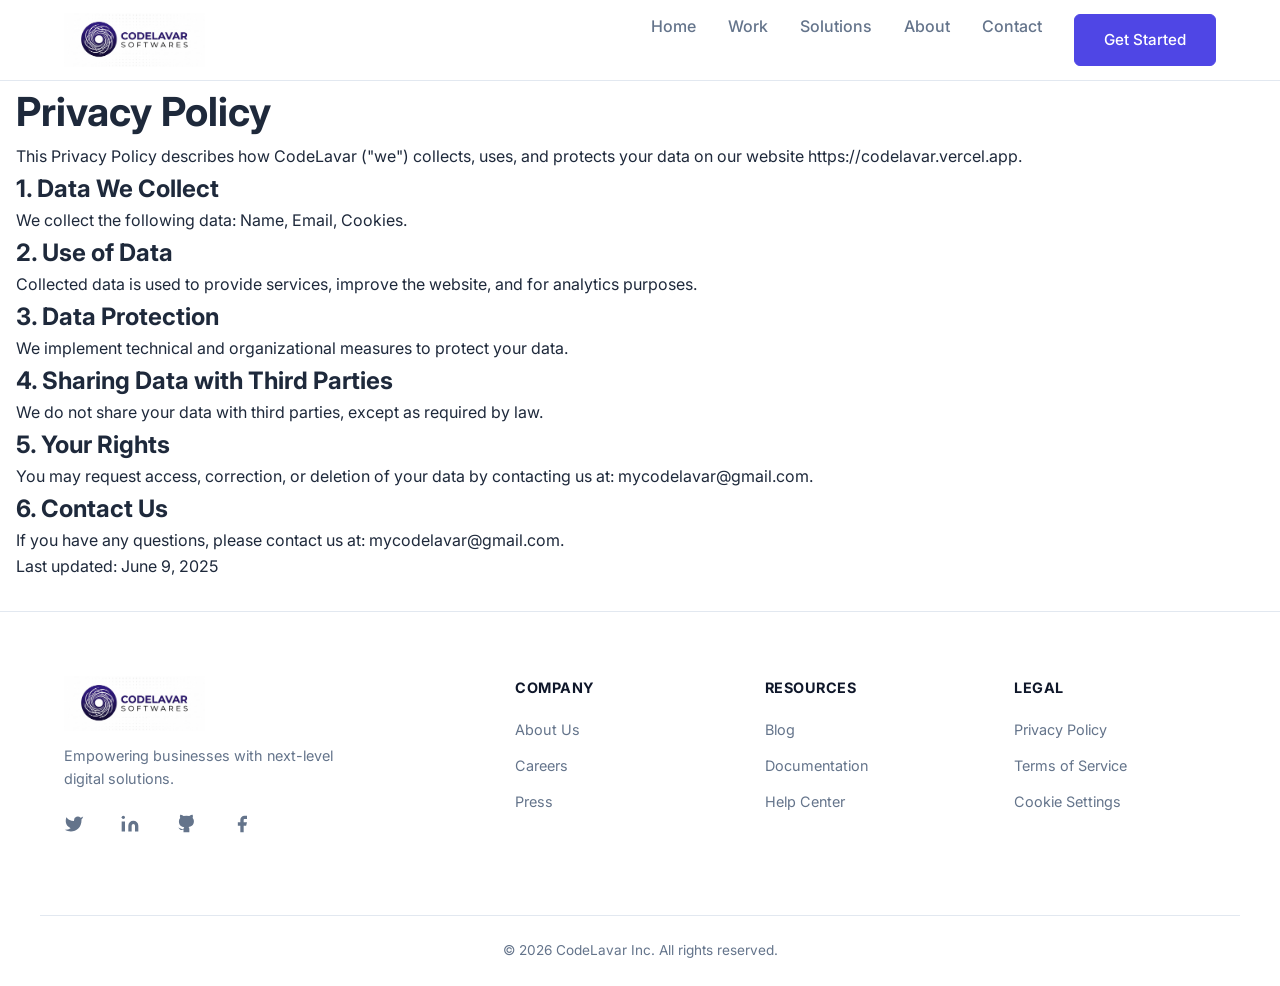
<file: privacy-policy.html>
<!doctype html>
<html lang="en">
  <head>
    <meta charset="UTF-8" />
    <meta name="viewport" content="width=device-width, initial-scale=1.0" />
    <title>Privacy Policy</title>
    <link
      href="https://fonts.googleapis.com/css2?family=Inter:wght@300;400;600;700&display=swap"
      rel="stylesheet"
    />
    <link rel="stylesheet" href="style.css" />
  </head>
  <body>
    <!-- Navigation -->
    <header id="header">
      <div class="container nav-container">
        <a href="index.html" class="logo"><img src="./images/logo.jpeg" alt="CodeLavar Logo"></a>

        <nav> 
          <ul class="nav-links">
            <li><a href="index.html">Home</a></li>
            <li><a href="#samples">Work</a></li>
            <li><a href="index.html#features">Solutions</a></li>
            <li><a href="#about">About</a></li>
            <li><a href="#contact">Contact</a></li>
            <li><a href="#contact" class="btn-primary">Get Started</a></li>
          </ul>
        </nav>

        <button class="hamburger" aria-label="Toggle navigation">
          <span class="bar"></span>
          <span class="bar"></span>
          <span class="bar"></span>
        </button>
      </div>
    </header>
    <main class="privacy-section">
      <h1 class="privacy-heading">Privacy Policy</h1>
      <p>
        This Privacy Policy describes how CodeLavar ("we") collects, uses, and
        protects your data on our website https://codelavar.vercel.app.
      </p>
      <h2>1. Data We Collect</h2>
      <p>We collect the following data: Name, Email, Cookies.</p>
      <h2>2. Use of Data</h2>
      <p>
        Collected data is used to provide services, improve the website, and for
        analytics purposes.
      </p>
      <h2>3. Data Protection</h2>
      <p>
        We implement technical and organizational measures to protect your data.
      </p>
      <h2>4. Sharing Data with Third Parties</h2>
      <p>
        We do not share your data with third parties, except as required by law.
      </p>
      <h2>5. Your Rights</h2>
      <p>
        You may request access, correction, or deletion of your data by
        contacting us at: mycodelavar@gmail.com.
      </p>
      <h2>6. Contact Us</h2>
      <p>
        If you have any questions, please contact us at: mycodelavar@gmail.com.
      </p>
      <p>Last updated: June 9, 2025</p>
    </main>
  </body>

  <!-- Footer -->
  <footer>
    <div class="container footer-grid">
      <!-- Column 1 -->
      <div class="footer-col">
        <a href="index.html" class="logo"><img src="./images/logo.jpeg" alt="CodeLavar Logo"></a>
        <p>Empowering businesses with next-level digital solutions.</p>

        <!-- Social Media Buttons -->
        <div class="social-links">
          <a href="#" class="social-btn" aria-label="Twitter">
            <svg width="20" height="20" fill="currentColor" viewBox="0 0 24 24">
              <path
                d="M23 3a10.9 10.9 0 0 1-3.14 1.53 4.48 4.48 0 0 0-7.86 3v1A10.66 10.66 0 0 1 3 4s-4 9 5 13a11.64 11.64 0 0 1-7 2c9 5 20 0 20-11.5a4.5 4.5 0 0 0-.08-.83A7.72 7.72 0 0 0 23 3z"
              ></path>
            </svg>
          </a>
          <a href="#" class="social-btn" aria-label="LinkedIn">
            <svg width="20" height="20" fill="currentColor" viewBox="0 0 24 24">
              <path
                d="M16 8a6 6 0 0 1 6 6v7h-4v-7a2 2 0 0 0-2-2 2 2 0 0 0-2 2v7h-4v-7a6 6 0 0 1 6-6z"
              ></path>
              <rect x="2" y="9" width="4" height="12"></rect>
              <circle cx="4" cy="4" r="2"></circle>
            </svg>
          </a>
          <a href="#" class="social-btn" aria-label="GitHub">
            <svg width="20" height="20" fill="currentColor" viewBox="0 0 24 24">
              <path
                d="M9 19c-5 1.5-5-2.5-7-3m14 6v-3.87a3.37 3.37 0 0 0-.94-2.61c3.14-.35 6.44-1.54 6.44-7A5.44 5.44 0 0 0 20 4.77 5.07 5.07 0 0 0 19.91 1S18.73.65 16 2.48a13.38 13.38 0 0 0-7 0C6.27.65 5.09 1 5.09 1A5.07 5.07 0 0 0 5 4.77a5.44 5.44 0 0 0-1.5 3.78c0 5.42 3.3 6.61 6.44 7A3.37 3.37 0 0 0 9 18.13V22"
              ></path>
            </svg>
          </a>
          <a href="#" class="social-btn" aria-label="Facebook">
            <svg width="20" height="20" fill="currentColor" viewBox="0 0 24 24">
              <path
                d="M18 2h-3a5 5 0 0 0-5 5v3H7v4h3v8h4v-8h3l1-4h-4V7a1 1 0 0 1 1-1h3z"
              ></path>
            </svg>
          </a>
        </div>
      </div>

      <!-- Column 2 -->
      <div class="footer-col">
        <h4>Company</h4>
        <a href="#about">About Us</a>
        <a href="#">Careers</a>
        <a href="#">Press</a>
      </div>

      <!-- Column 3 -->
      <div class="footer-col">
        <h4>Resources</h4>
        <a href="#">Blog</a>
        <a href="#">Documentation</a>
        <a href="#">Help Center</a>
      </div>

      <!-- Column 4 -->
      <div class="footer-col">
        <h4>Legal</h4>
        <a href="./privacy-policy.html">Privacy Policy</a>
        <a href="#">Terms of Service</a>
        <a href="#">Cookie Settings</a>
      </div>
    </div>

    <div class="footer-bottom container">
      <p>&copy; <span id="year"></span> CodeLavar Inc. All rights reserved.</p>
    </div>
  </footer>

  <!-- Scroll to Top Button -->
  <a href="#" id="scroll-top" aria-label="Scroll to top">
    <svg
      width="24"
      height="24"
      fill="none"
      stroke="currentColor"
      stroke-width="2"
      viewBox="0 0 24 24"
    >
      <path d="M5 10l7-7m0 0l7 7m-7-7v18"></path>
    </svg>
  </a>

  <script src="script.js"></script>
</html>
</file>
<file: style.css>
/* --- Variables & Reset --- */
:root {
    --primary: #4f46e5;
    --primary-hover: #4338ca;
    --dark-bg: #0f172a;
    --light-bg: #f8fafc;
    --text-main: #1e293b;
    --text-muted: #64748b;
    --white: #ffffff;
    --border: #e2e8f0;

    --shadow-sm: 0 1px 2px 0 #0000000d;
    --shadow-md: 0 4px 6px -1px #0000001a, 0 2px 4px -1px #0000000f;
    --shadow-lg: 0 10px 15px -3px #0000001a, 0 4px 6px -2px #0000000d;

    --container-width: 1200px;
    --transition: all 0.3s ease;
}

* {
    margin: 0;
    padding: 0;
    box-sizing: border-box;
}

html {
    scroll-behavior: smooth;
}

body {
    font-family: 'Inter', sans-serif;
    color: var(--text-main);
    background-color: var(--white);
    line-height: 1.6;
    -webkit-font-smoothing: antialiased;
}

a {
    text-decoration: none;
    color: inherit;
}

ul {
    list-style: none;
}

/* --- Utility Classes --- */
.container {
    max-width: var(--container-width);
    margin: 0 auto;
    padding: 0 1.5rem;
}

.btn-primary,
.btn-outline,
.btn-white {
    display: inline-block;
    padding: 0.8rem 1.8rem;
    border-radius: 6px;
    font-weight: 500;
    font-size: 0.95rem;
    transition: var(--transition);
    cursor: pointer;
}

.btn-primary {
    background: var(--primary);
    color: var(--white);
    border: 1px solid var(--primary);
}

.btn-primary:hover {
    background: var(--primary-hover);
    border-color: var(--primary-hover);
    transform: translateY(-1px);
}

.btn-outline {
    background: transparent;
    border: 1px solid rgba(255, 255, 255, 0.3);
    color: var(--white);
    margin-left: 10px;
}

.btn-outline:hover {
    background: rgba(255, 255, 255, 0.1);
    border-color: var(--white);
}

.btn-white {
    background: var(--white);
    color: var(--primary);
    font-weight: 600;
}

.btn-white:hover {
    box-shadow: 0 5px 15px rgba(0, 0, 0, 0.2);
}

/* --- Navigation (Glassmorphism) --- */
header {
    position: fixed;
    width: 100%;
    top: 0;
    z-index: 1000;
    background: rgba(255, 255, 255, 0.9);
    -webkit-backdrop-filter: blur(10px);
    backdrop-filter: blur(10px);
    border-bottom: 1px solid var(--border);
    transition: var(--transition);
}

.nav-container {
    display: flex;
    justify-content: space-between;
    align-items: center;
    height: 80px;
}

/* .logo {
    font-size: 1.5rem;
    font-weight: 700;
    color: var(--dark-bg);
    letter-spacing: -0.5px;
}

.logo .dot {
    color: var(--primary);
} */

.logo {
    display: flex;
    align-items: center;
    text-decoration: none;
}

.logo img {
    height: 55px;
    width: auto;
    display: block;
    object-fit: contain;
}

.nav-links {
    display: flex;
    gap: 2rem;
}

.nav-links a {
    font-weight: 500;
    color: var(--text-muted);
    transition: var(--transition);
}

.nav-links a:hover {
    color: var(--primary);
}

.nav-links a.btn-primary {
    color: var(--white);
}

/* Mobile Menu Hidden Default */
.hamburger {
    display: none;
    background: none;
    border: none;
    cursor: pointer;
}

.bar {
    display: block;
    width: 25px;
    height: 2px;
    margin: 6px auto;
    background: var(--dark-bg);
    transition: var(--transition);
}

/* --- Hero Section --- */
#hero {
    position: relative;
    height: 100vh;
    min-height: 600px;
    background: var(--dark-bg);
    display: flex;
    align-items: center;
    justify-content: center;
    text-align: center;
    color: var(--white);
    overflow: hidden;
}

/* Abstract Background Shape */
#hero::before {
    content: '';
    position: absolute;
    top: -50%;
    left: -20%;
    width: 80%;
    height: 150%;
    background: radial-gradient(circle, #4f46e526 0%, #0f172a00 70%);
    z-index: 1;
}

.hero-content {
    position: relative;
    z-index: 2;
    max-width: 800px;
}

.tagline {
    display: inline-block;
    background: #ffffff1a;
    padding: 0.4rem 1rem;
    border-radius: 50px;
    font-size: 0.85rem;
    text-transform: uppercase;
    letter-spacing: 1px;
    margin-bottom: 1.5rem;
    color: #cbd5e1;
}

.hero-content h1 {
    font-size: clamp(2.5rem, 5vw, 4rem);
    line-height: 1.1;
    font-weight: 700;
    margin-bottom: 1.5rem;
    letter-spacing: -1px;
}

.hero-content p {
    font-size: 1.25rem;
    color: #94a3b8;
    margin-bottom: 2.5rem;
    font-weight: 300;
}

/* Animations */
.fade-in {
    opacity: 0;
    transform: translateY(20px);
    animation: fadeUp 0.8s forwards;
}

.delay-1 {
    animation-delay: 0.2s;
}

.delay-2 {
    animation-delay: 0.4s;
}

.delay-3 {
    animation-delay: 0.6s;
}

@keyframes fadeUp {
    to {
        opacity: 1;
        transform: translateY(0);
    }
}


/* --- Samples / Showcase Section --- */
#samples {
    padding: 6rem 0;
    background: var(--white);
    /* White background to contrast with Dark Hero and Light Features */
}

/* Optional: Small Badge above title */
.badge {
    display: inline-block;
    background: #e0e7ff;
    color: var(--primary);
    font-size: 0.8rem;
    font-weight: 600;
    padding: 0.3rem 0.8rem;
    border-radius: 20px;
    margin-bottom: 1rem;
    text-transform: uppercase;
    letter-spacing: 0.5px;
}

.samples-grid {
    display: grid;
    grid-template-columns: repeat(auto-fit, minmax(300px, 1fr));
    gap: 2.5rem;
}

.project-card {
    transition: var(--transition);
}

.project-image {
    position: relative;
    border-radius: 12px;
    overflow: hidden;
    box-shadow: var(--shadow-md);
    aspect-ratio: 16/10;
    /* Ensures uniform height */
    margin-bottom: 1.5rem;
}

.project-image img {
    width: 100%;
    height: 100%;
    object-fit: cover;
    transition: transform 0.5s ease;
}

/* Hover Effect: Zoom Image */
.project-card:hover .project-image img {
    transform: scale(1.05);
}

/* Overlay Effect */
.overlay {
    position: absolute;
    top: 0;
    left: 0;
    width: 100%;
    height: 100%;
    background: rgba(15, 23, 42, 0.4);
    opacity: 0;
    display: flex;
    align-items: center;
    justify-content: center;
    transition: var(--transition);
}

.project-card:hover .overlay {
    opacity: 1;
}

.btn-icon {
    width: 50px;
    height: 50px;
    background: var(--white);
    color: var(--primary);
    border-radius: 50%;
    display: flex;
    align-items: center;
    justify-content: center;
    font-size: 1.2rem;
    transform: translateY(20px);
    transition: all 0.4s ease;
}

.project-card:hover .btn-icon {
    transform: translateY(0);
}

.project-info h3 {
    font-size: 1.2rem;
    color: var(--text-main);
    font-weight: 600;
}

.category {
    font-size: 0.85rem;
    color: var(--primary);
    font-weight: 500;
    text-transform: uppercase;
    letter-spacing: 0.5px;
    margin-bottom: 0.5rem;
    display: block;
}

/* --- Features Section --- */
#features {
    padding: 6rem 0;
    background: var(--light-bg);
}

.section-header {
    text-align: center;
    max-width: 600px;
    margin: 0 auto 4rem auto;
}

.section-header h2 {
    font-size: 2.5rem;
    color: var(--dark-bg);
    margin-bottom: 1rem;
}

.section-header .subtitle {
    color: var(--text-muted);
    font-size: 1.1rem;
}

.features-grid {
    display: grid;
    grid-template-columns: repeat(auto-fit, minmax(300px, 1fr));
    gap: 2rem;
}

.card {
    background: var(--white);
    padding: 2.5rem;
    border-radius: 12px;
    border: 1px solid var(--border);
    transition: var(--transition);
}

.card:hover {
    transform: translateY(-5px);
    box-shadow: var(--shadow-lg);
    border-color: var(--primary);
}

.icon-box {
    width: 50px;
    height: 50px;
    background: #eff6ff;
    color: var(--primary);
    display: flex;
    align-items: center;
    justify-content: center;
    border-radius: 10px;
    margin-bottom: 1.5rem;
}

.card h3 {
    font-size: 1.25rem;
    margin-bottom: 0.75rem;
    color: var(--dark-bg);
}

.card p {
    color: var(--text-muted);
    font-size: 0.95rem;
}

/* --- Testimonials Section --- */
#testimonials {
    padding: 6rem 0;
    background: var(--white);
    border-top: 1px solid var(--border);
}

.slider-wrapper {
    position: relative;
    max-width: 1200px;
    margin: 0 auto;
    display: flex;
    align-items: center;
    /* Gap between buttons and track */
    gap: 1rem; 
}

.track-container {
    overflow: hidden;
    width: 100%;
    /* No margins here, handled by wrapper gap */
}

.testimonial-track {
    display: flex;
    padding: 1rem 0 2rem 0; /* Vertical padding for shadow/hover space */
    transition: transform 0.5s ease-in-out;
    width: 100%;
    /* Define the gap between cards here */
    gap: 2rem; 
}

.testimonial-card {
    background: var(--white);
    padding: 2.5rem;
    border-radius: 12px;
    border: 1px solid var(--border);
    box-shadow: var(--shadow-sm);
    display: flex;
    flex-direction: column;
    justify-content: space-between;
    flex-shrink: 0; /* Crucial: Prevents cards from squishing */
    
    /* --- PRECISE WIDTH CALCULATIONS --- */
    /* Formula: (100% - (Total Gaps)) / Number of items */
    
    /* Desktop: 3 items, 2 gaps of 2rem (Total 4rem) */
    width: calc((100% - 4rem) / 3);
}

.testimonial-card:hover {
    transform: translateY(-5px);
    box-shadow: var(--shadow-lg);
    border-color: var(--primary);
    transition: var(--transition);
}

/* Internal Card Styles */
.stars { color: #fbbf24; margin-bottom: 1rem; letter-spacing: 2px; }
.review-text { font-size: 1rem; color: var(--text-main); font-style: italic; line-height: 1.6; margin-bottom: 2rem; }
.client-info { display: flex; align-items: center; gap: 1rem; margin-top: auto; }
.client-info img { width: 45px; height: 45px; border-radius: 50%; object-fit: cover; }
.client-details h4 { font-size: 0.95rem; font-weight: 700; color: var(--dark-bg); }
.client-details p { font-size: 0.8rem; color: var(--text-muted); margin: 0; }

/* Buttons */
.slider-btn {
    background: var(--white);
    border: 1px solid var(--border);
    width: 48px;
    height: 48px;
    border-radius: 50%;
    display: flex;
    align-items: center;
    justify-content: center;
    cursor: pointer;
    color: var(--primary);
    box-shadow: var(--shadow-sm);
    transition: all 0.2s ease;
    flex-shrink: 0;
    z-index: 2;
}

.slider-btn:hover {
    background: var(--primary);
    color: var(--white);
    border-color: var(--primary);
    transform: scale(1.1);
}

/* --- Responsiveness --- */

/* Tablet (2 Items visible) */
@media (max-width: 1024px) {
    .testimonial-card {
        /* 2 items, 1 gap of 2rem */
        width: calc((100% - 2rem) / 2);
    }
}

/* Mobile (1 Item visible) */
@media (max-width: 768px) {
    .slider-wrapper {
        position: relative;
    }
    
    .testimonial-card {
        /* 1 item, 0 gaps */
        width: 100%;
    }

    /* Move buttons to float over the content on mobile to save space */
    .slider-btn {
        position: absolute;
        top: 50%;
        transform: translateY(-50%);
        background: rgba(255, 255, 255, 0.9);
        box-shadow: var(--shadow-md);
    }
    .prev-btn { left: -10px; }
    .next-btn { right: -10px; }
}

/* --- CTA Section --- */
#cta {
    background: var(--primary);
    padding: 5rem 0;
    color: var(--white);
    text-align: center;
}

.cta-content h2 {
    font-size: 2rem;
    margin-bottom: 1rem;
}

.cta-content p {
    margin-bottom: 2rem;
    opacity: 0.9;
}

/* --- Footer --- */
footer {
    background: var(--white);
    border-top: 1px solid var(--border);
    padding-top: 4rem;
    margin-top: auto;
}

.footer-grid {
    display: grid;
    grid-template-columns: 2fr 1fr 1fr 1fr;
    gap: 3rem;
    margin-bottom: 3rem;
}

.logo-footer {
    font-size: 1.5rem;
    font-weight: 700;
    color: var(--dark-bg);
    display: block;
    margin-bottom: 1rem;
}

.footer-col p {
    color: var(--text-muted);
    font-size: 0.9rem;
    max-width: 300px;
}

.footer-col h4 {
    color: var(--dark-bg);
    margin-bottom: 1.2rem;
    font-size: 0.9rem;
    text-transform: uppercase;
    letter-spacing: 0.5px;
}

.footer-col a {
    display: block;
    color: var(--text-muted);
    margin-bottom: 0.8rem;
    font-size: 0.9rem;
    transition: var(--transition);
}

.footer-col a:hover {
    color: var(--primary);
}

.footer-bottom {
    border-top: 1px solid var(--border);
    padding: 1.5rem 1.5rem;
    text-align: center;
    font-size: 0.85rem;
    color: var(--text-muted);
}

/* --- Responsiveness (Mobile First Override) --- */
@media (max-width: 768px) {
    .nav-links {
        position: fixed;
        top: 80px;
        right: -100%;
        height: calc(100vh - 80px);
        width: 100%;
        background: var(--white);
        flex-direction: column;
        align-items: center;
        justify-content: center;
        transition: var(--transition);
        box-shadow: 0 10px 10px #0000001a;
    }

    .nav-links.active {
        right: 0;
    }

    .hamburger {
        display: block;
    }

    .hamburger.active .bar:nth-child(1) {
        transform: translateY(8px) rotate(45deg);
    }

    .hamburger.active .bar:nth-child(2) {
        opacity: 0;
    }

    .hamburger.active .bar:nth-child(3) {
        transform: translateY(-8px) rotate(-45deg);
    }

    .hero-buttons {
        display: flex;
        flex-direction: column;
        gap: 1rem;
    }

    .btn-outline {
        margin-left: 0;
    }

    /* .logo-footer {
        margin-bottom: 1rem;
    } */

    .footer-grid {
        grid-template-columns: 1fr;
        gap: 2rem;
        text-align: center;
    }

    .footer-col p {
        margin: 0 auto;
    }
}

/* --- Social Media Buttons --- */
.social-links {
    display: flex;
    gap: 1rem;
    margin-top: 1.5rem;
}

.social-btn {
    display: flex;
    align-items: center;
    justify-content: center;
    width: 40px;
    height: 40px;
    transition: all 0.3s ease;
}

.social-btn:hover {
    transform: translateY(-3px);
}

/* Specific Mobile Adjustment for Socials */
@media (max-width: 768px) {
    .social-links {
        justify-content: center;
    }
}

/* --- Scroll to Top Button --- */
#scroll-top {
    position: fixed;
    bottom: 2rem;
    right: 2rem;
    background: var(--primary);
    color: var(--white);
    width: 50px;
    height: 50px;
    border-radius: 50%;
    display: flex;
    align-items: center;
    justify-content: center;
    box-shadow: 0 4px 12px rgba(0,0,0,0.15);
    z-index: 1000;
    
    /* Animation States */
    opacity: 0;
    visibility: hidden;
    transform: translateY(20px);
    transition: all 0.4s ease;
}

/* Active State (added via JS) */
#scroll-top.active {
    opacity: 1;
    visibility: visible;
    transform: translateY(0);
}

#scroll-top:hover {
    background: var(--primary-hover);
    transform: translateY(-5px); /* Lift effect */
    box-shadow: 0 6px 16px rgba(79, 70, 229, 0.3);
}

/* Mobile Adjustment: Move it slightly so it doesn't block content */
@media (max-width: 768px) {
    #scroll-top {
        bottom: 1.5rem;
        right: 1.5rem;
        width: 45px;
        height: 45px;
    }
}


/* --- Page Header (Common for Sub-pages) --- */
.page-header {
    background: var(--dark-bg);
    color: var(--white);
    padding: 120px 0 60px 0; /* Top padding clears fixed nav */
    text-align: center;
}

.page-header h1 { font-size: 3rem; margin-bottom: 1rem; }
.page-header p { color: #94a3b8; font-size: 1.1rem; max-width: 600px; margin: 0 auto; }

/* --- About Page Styles --- */
.about-content { padding: 5rem 0; }

.split-layout {
    display: flex;
    align-items: center;
    gap: 4rem;
}

.about-image img {
    width: 100%;
    border-radius: 12px;
    box-shadow: var(--shadow-lg);
}

.stats-grid {
    display: flex;
    gap: 2rem;
    margin-top: 2rem;
}

.stat-item h3 { font-size: 2rem; color: var(--primary); margin-bottom: 0.2rem; }
.stat-item p { font-size: 0.9rem; font-weight: 600; text-transform: uppercase; color: var(--text-muted); }

/* Team Section */
.team-section { background: var(--light-bg); padding: 5rem 0; }

.team-grid {
    display: grid;
    grid-template-columns: repeat(auto-fit, minmax(250px, 1fr));
    gap: 2rem;
}

.team-card {
    background: var(--white);
    border-radius: 12px;
    overflow: hidden;
    box-shadow: var(--shadow-sm);
    text-align: center;
    transition: var(--transition);
}

.team-card:hover { transform: translateY(-5px); box-shadow: var(--shadow-md); }

.team-card img { width: 100%; height: 250px; object-fit: cover; }

.team-info { padding: 1.5rem; }
.team-info h3 { margin-bottom: 0.5rem; color: var(--dark-bg); }
.team-info p { color: var(--primary); font-size: 0.9rem; font-weight: 500; }

/* --- Contact Page Styles --- */
.contact-section { padding: 5rem 0; background: var(--light-bg); }

.contact-wrapper {
    display: grid;
    grid-template-columns: 2fr 1fr;
    gap: 4rem;
}

/* Form Styles */
.contact-form-container {
    background: var(--white);
    padding: 3rem;
    border-radius: 12px;
    box-shadow: var(--shadow-sm);
}

.contact-form-container h2 { margin-bottom: 1.5rem; }

.form-group { margin-bottom: 1.5rem; }

.form-group label {
    display: block;
    margin-bottom: 0.5rem;
    font-weight: 500;
    font-size: 0.9rem;
}

.form-group input, .form-group textarea {
    width: 100%;
    padding: 0.8rem;
    border: 1px solid var(--border);
    border-radius: 6px;
    font-family: inherit;
    font-size: 1rem;
    transition: var(--transition);
}

.form-group input:focus, .form-group textarea:focus {
    outline: none;
    border-color: var(--primary);
    box-shadow: 0 0 0 3px rgba(79, 70, 229, 0.1);
}

/* Contact Info Box */
.contact-info .info-card {
    background: var(--dark-bg);
    color: var(--white);
    padding: 2.5rem;
    border-radius: 12px;
}

.contact-info h3 { margin-bottom: 1rem; }
.contact-info p { opacity: 0.8; margin-bottom: 2rem; }

.info-item { margin-bottom: 1.5rem; }
.info-item strong { display: block; color: var(--primary); margin-bottom: 0.3rem; }
.info-item p { margin-bottom: 0; opacity: 1; }

/* Responsiveness for Sub-pages */
@media (max-width: 768px) {
    .split-layout { flex-direction: column; }
    .contact-wrapper { grid-template-columns: 1fr; }
    .contact-form-container { padding: 1.5rem; }
}

/* Privacy Policy Styles */
.privacy-heading {
    font-size: 2.5rem;
    /* margin-bottom: 1.5rem; */
    margin-top: 5rem;
}

.privacy-section {
    margin-bottom: 2rem;
    margin-left: 1rem;
    margin-right: 1rem;
    align-items: center;
    justify-content: center;
    
}
</file>
